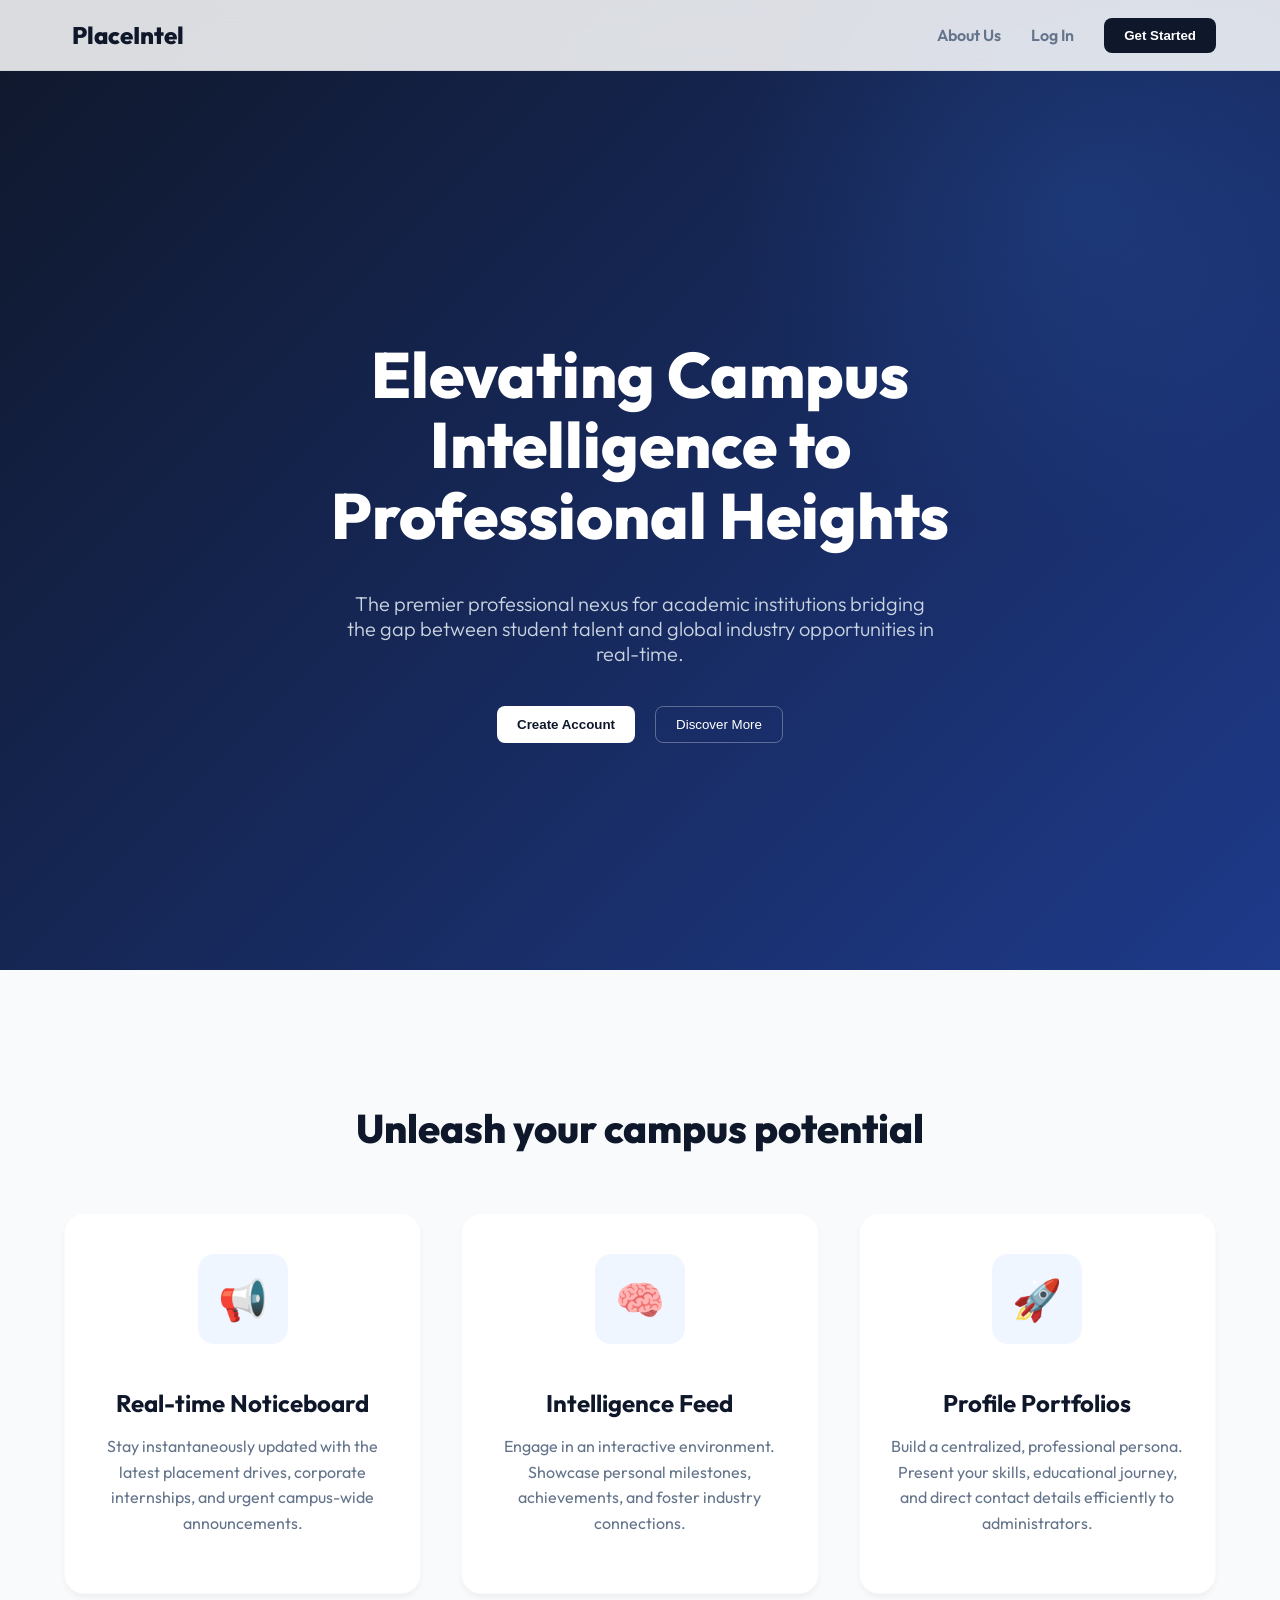
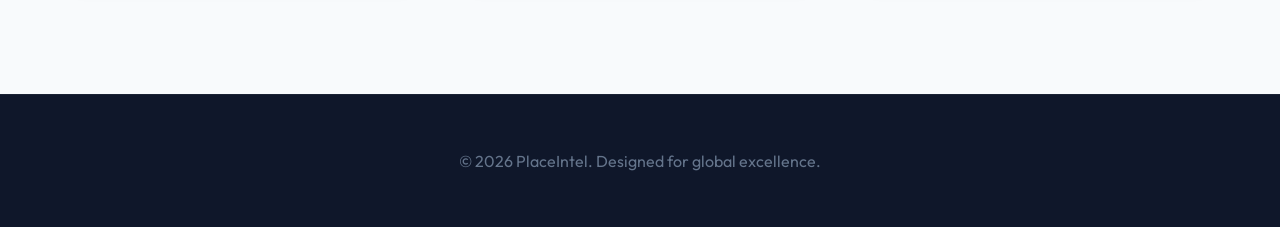
<file: index.html>
<!DOCTYPE html>
<html lang="en">

<head>
    <meta charset="UTF-8" />
    <meta name="viewport" content="width=device-width, initial-scale=1.0" />
    <title>PlaceIntel | The Professional Nexus</title>
    <link rel="stylesheet" href="assets/css/styles.css" />
</head>

<body>

    <!-- Glassmorphic Navbar -->
    <nav class="navbar">
        <a href="index.html" class="nav-logo">
            <span style="color: var(--cobalt);"></span> PlaceIntel
        </a>
        <div class="nav-links">
            <a href="pages/about.html" class="nav-link">About Us</a>
            <a href="pages/login.html" class="nav-link">Log In</a>
            <button class="btn-primary" onclick="window.location.href='pages/signup.html'">Get Started</button>
        </div>
    </nav>

    <!-- Dynamic Hero Section -->
    <main class="hero">
        <h1 style="max-width: 800px;">Elevating Campus Intelligence to Professional Heights</h1>
        <p>The premier professional nexus for academic institutions bridging the gap between student talent and global
            industry opportunities in real-time.</p>
        <div class="hero-btns">
            <button class="btn-primary" style="background: white; color: var(--navy);"
                onclick="window.location.href='pages/signup.html'">Create Account</button>
            <button class="btn-secondary"
                style="background: transparent; border: 1px solid rgba(255,255,255,0.3); color: white;"
                onclick="window.location.href='pages/about.html'">Discover More</button>
        </div>
    </main>

    <!-- Features Section -->
    <section class="features-section">
        <h2>Unleash your campus potential</h2>
        <div class="features-grid">

            <div class="feature-card">
                <div class="feature-icon">📢</div>
                <h3>Real-time Noticeboard</h3>
                <p>Stay instantaneously updated with the latest placement drives, corporate internships, and urgent
                    campus-wide announcements.</p>
            </div>

            <div class="feature-card">
                <div class="feature-icon">🧠</div>
                <h3>Intelligence Feed</h3>
                <p>Engage in an interactive environment. Showcase personal milestones, achievements, and foster industry
                    connections.</p>
            </div>

            <div class="feature-card">
                <div class="feature-icon">🚀</div>
                <h3>Profile Portfolios</h3>
                <p>Build a centralized, professional persona. Present your skills, educational journey, and direct
                    contact details efficiently to administrators.</p>
            </div>

        </div>
    </section>

    <!-- Sleek Footer -->
    <footer>
        <p>&copy; 2026 PlaceIntel. Designed for global excellence.</p>
    </footer>

    <script src="assets/js/app.js"></script>
    <script>
        // Directly shuttle users to dashboard if logged securely already.
        if (currentUser) {
            window.location.href = 'pages/dashboard.html';
        }
    </script>
</body>

</html>
</file>
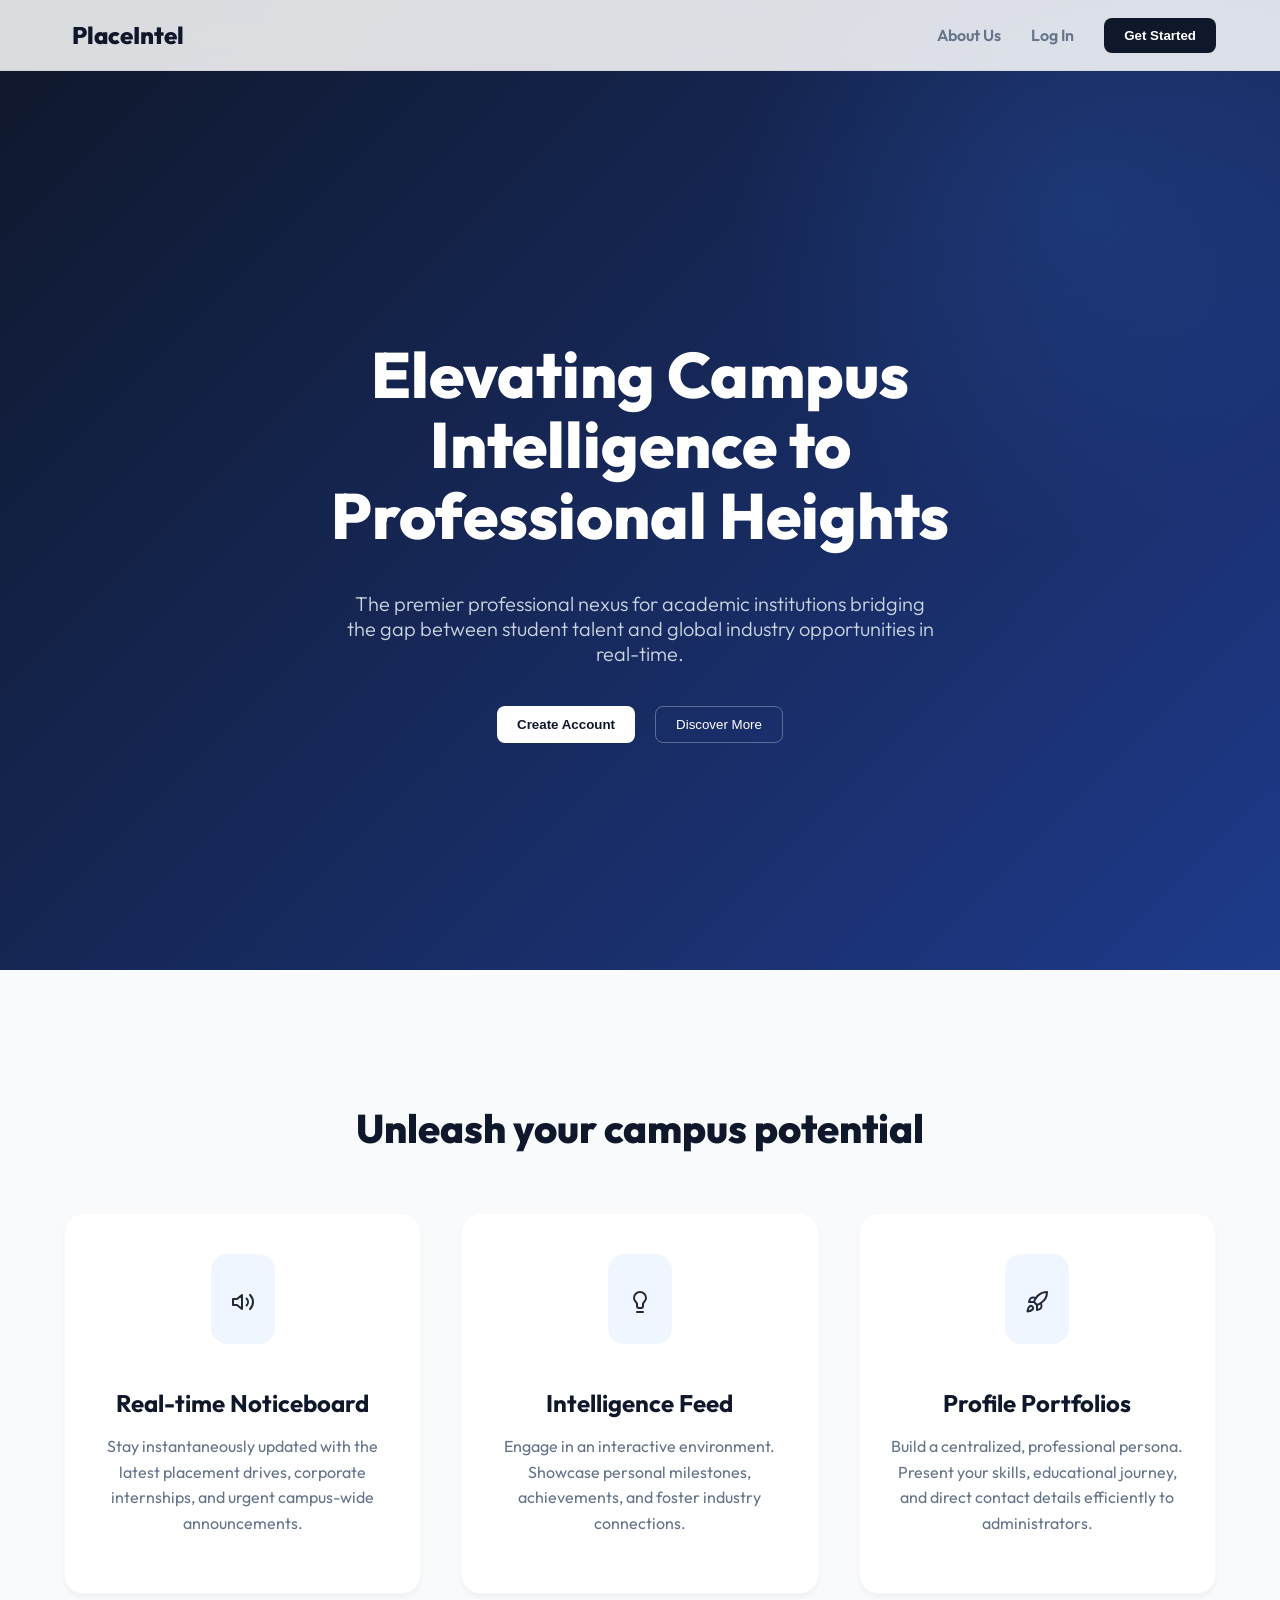
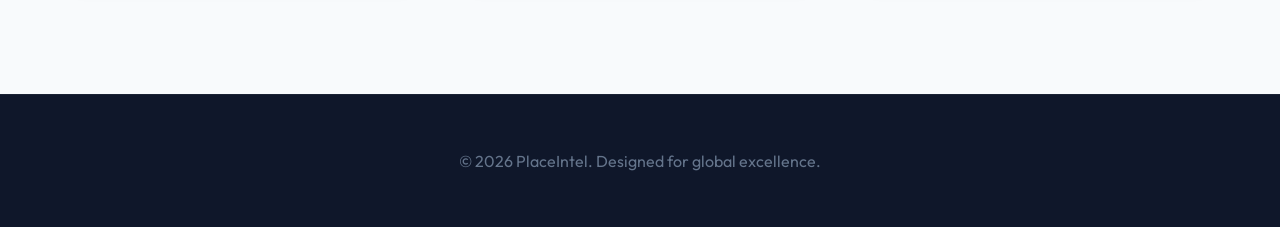
<file: src/index.html>
<!DOCTYPE html>
<html lang="en">

<head>
    <meta charset="UTF-8" />
    <meta name="viewport" content="width=device-width, initial-scale=1.0" />
    <title>PlaceIntel | The Professional Nexus</title>
    <link rel="stylesheet" href="assets/css/styles.css" />
</head>

<body>

    <nav class="navbar">
        <a href="index.html" class="nav-logo">
            <span style="color: var(--cobalt);"></span> PlaceIntel
        </a>
        <div class="nav-links">
            <a href="pages/about.html" class="nav-link">About Us</a>
            <a href="pages/login.html" class="nav-link">Log In</a>
            <button class="btn-primary" onclick="window.location.href='pages/signup.html'">Get Started</button>
        </div>
    </nav>

    <main class="hero">
        <h1 style="max-width: 800px;">Elevating Campus Intelligence to Professional Heights</h1>
        <p>The premier professional nexus for academic institutions bridging the gap between student talent and global
            industry opportunities in real-time.</p>
        <div class="hero-btns">
            <button class="btn-primary" style="background: white; color: var(--navy);"
                onclick="window.location.href='pages/signup.html'">Create Account</button>
            <button class="btn-secondary"
                style="background: transparent; border: 1px solid rgba(255,255,255,0.3); color: white;"
                onclick="window.location.href='pages/about.html'">Discover More</button>
        </div>
    </main>

    <section class="features-section">
        <h2>Unleash your campus potential</h2>
        <div class="features-grid">

            <div class="feature-card">
                <div class="feature-icon">
                    <svg xmlns="http://www.w3.org/2000/svg" width="24" height="24" viewBox="0 0 24 24" fill="none" stroke="currentColor" stroke-width="2" stroke-linecap="round" stroke-linejoin="round">
                        <polygon points="11 5 6 9 2 9 2 15 6 15 11 19 11 5"></polygon>
                        <path d="M19.07 4.93a10 10 0 0 1 0 14.14M15.54 8.46a5 5 0 0 1 0 7.07"></path>
                    </svg>
                </div>
                <h3>Real-time Noticeboard</h3>
                <p>Stay instantaneously updated with the latest placement drives, corporate internships, and urgent
                    campus-wide announcements.</p>
            </div>

            <div class="feature-card">
                <div class="feature-icon">
                    <svg xmlns="http://www.w3.org/2000/svg" width="24" height="24" viewBox="0 0 24 24" fill="none" stroke="currentColor" stroke-width="2" stroke-linecap="round" stroke-linejoin="round">
                        <path d="M15 14c.2-1 .7-1.7 1.5-2.5 1-.9 1.5-2.2 1.5-3.5A6 6 0 0 0 6 8c0 1.3.5 2.6 1.5 3.5.8.8 1.3 1.5 1.5 2.5V16a2 2 0 0 0 2 2h2a2 2 0 0 0 2-2v-2z"></path>
                        <line x1="9" y1="22" x2="15" y2="22"></line>
                    </svg>
                </div>
                <h3>Intelligence Feed</h3>
                <p>Engage in an interactive environment. Showcase personal milestones, achievements, and foster industry
                    connections.</p>
            </div>

            <div class="feature-card">
                <div class="feature-icon">
                    <svg xmlns="http://www.w3.org/2000/svg" width="24" height="24" viewBox="0 0 24 24" fill="none" stroke="currentColor" stroke-width="2" stroke-linecap="round" stroke-linejoin="round">
                        <path d="M4.5 16.5c-1.5 1.26-2 5-2 5s3.74-.5 5-2c.71-.84.7-2.13-.09-2.91a2.18 2.18 0 0 0-2.91-.09z"></path>
                        <path d="m12 15-3-3a22 22 0 0 1 2-3.95A12.88 12.88 0 0 1 22 2c0 2.72-.78 7.5-6 11a22.35 22.35 0 0 1-4 2z"></path>
                        <path d="M9 12H4s.55-3.03 2-4c1.62-1.08 5 0 5 0"></path>
                        <path d="M12 15v5s3.03-.55 4-2c1.08-1.62 0-5 0-5"></path>
                    </svg>
                </div>
                <h3>Profile Portfolios</h3>
                <p>Build a centralized, professional persona. Present your skills, educational journey, and direct
                    contact details efficiently to administrators.</p>
            </div>

        </div>
    </section>

    <footer>
        <p>&copy; 2026 PlaceIntel. Designed for global excellence.</p>
    </footer>

    <script src="assets/js/app.js"></script>
    <script>
        // Directly shuttle users to dashboard if logged securely already.
        if (currentUser) {
            window.location.href = 'pages/dashboard.html';
        }
    </script>
</body>

</html>
</file>
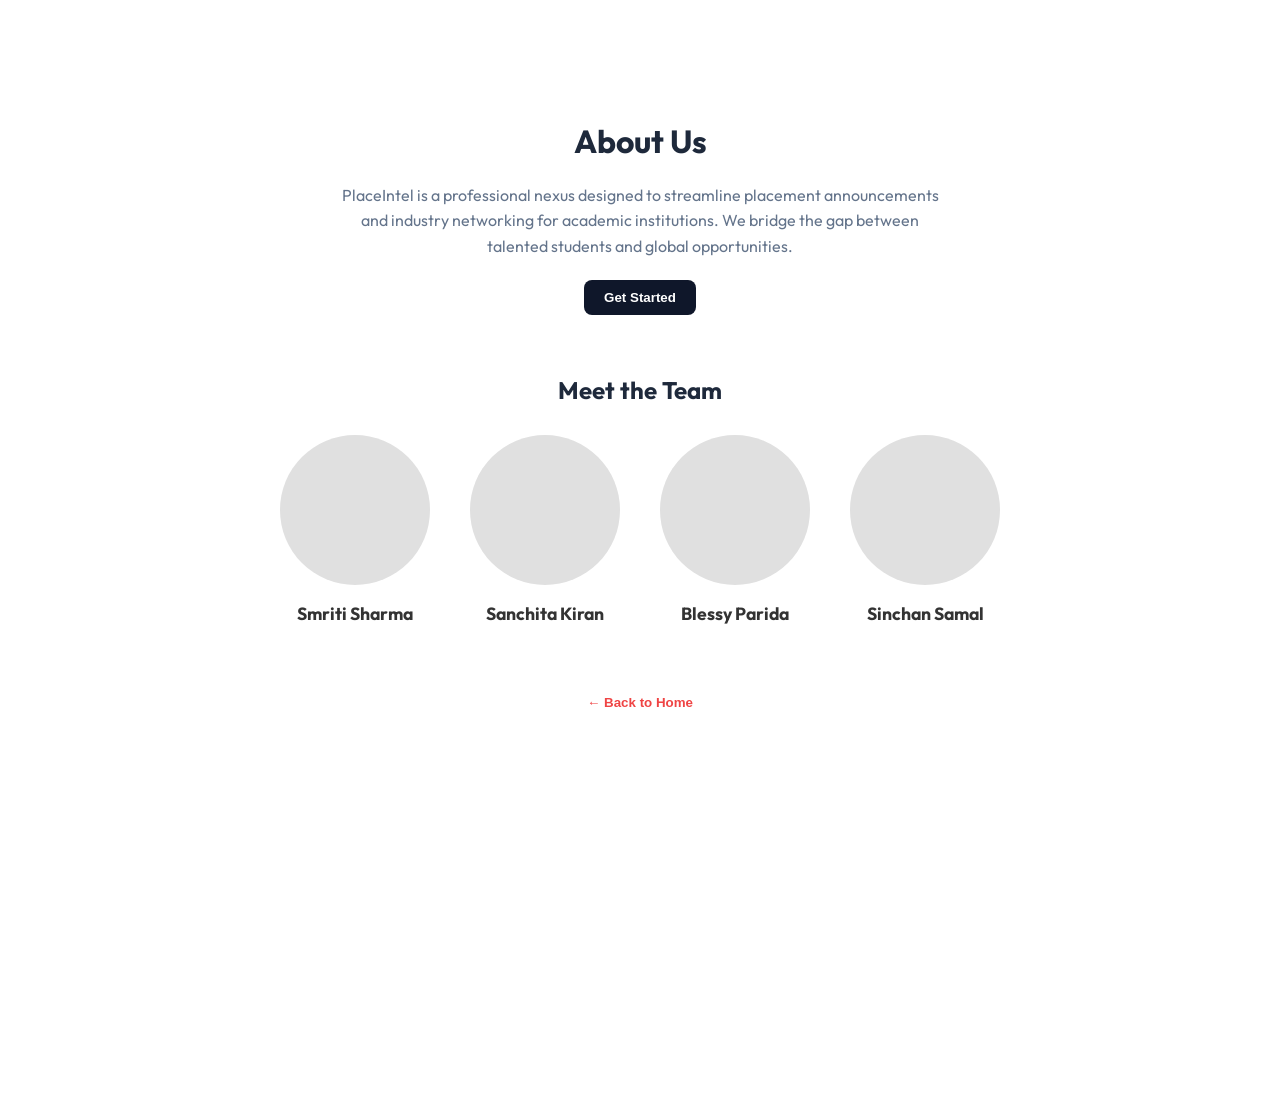
<file: pages/about.html>
<!DOCTYPE html>
<html lang="en">

<head>
    <meta charset="UTF-8" />
    <meta name="viewport" content="width=device-width, initial-scale=1.0" />
    <title>PlaceIntel | About</title>
    <link rel="stylesheet" href="../assets/css/styles.css" />
</head>

<body>
    <div id="about-page" style="padding: 100px; text-align: center; background: white; min-height: 100vh;">
        <h1>About Us</h1>
        <p style="max-width: 600px; margin: 20px auto; line-height: 1.6; color: var(--muted);">
            PlaceIntel is a professional nexus designed to streamline placement announcements and industry networking
            for academic institutions. We bridge the gap between talented students and global opportunities.
        </p>

        <button class="btn-primary" onclick="window.location.href='signup.jsp'">Get Started</button>

        <div style="margin-top: 60px;">
            <h2 style="margin-bottom: 30px;">Meet the Team</h2>
            <div style="display: flex; justify-content: center; gap: 40px; flex-wrap: wrap;">

                <div style="text-align: center;">
                    <div
                        style="width: 150px; height: 150px; background-color: #e0e0e0; border-radius: 50%; margin: 0 auto 15px auto;">
                    </div>
                    <h3 style="font-size: 1.1rem; color: #333;">Smriti Sharma</h3>
                </div>

                <div style="text-align: center;">
                    <div
                        style="width: 150px; height: 150px; background-color: #e0e0e0; border-radius: 50%; margin: 0 auto 15px auto;">
                    </div>
                    <h3 style="font-size: 1.1rem; color: #333;">Sanchita Kiran</h3>
                </div>

                <div style="text-align: center;">
                    <div
                        style="width: 150px; height: 150px; background-color: #e0e0e0; border-radius: 50%; margin: 0 auto 15px auto;">
                    </div>
                    <h3 style="font-size: 1.1rem; color: #333;">Blessy Parida</h3>
                </div>

                <div style="text-align: center;">
                    <div
                        style="width: 150px; height: 150px; background-color: #e0e0e0; border-radius: 50%; margin: 0 auto 15px auto;">
                    </div>
                    <h3 style="font-size: 1.1rem; color: #333;">Sinchan Samal</h3>
                </div>

            </div>
        </div>

        <!-- Corrected to .jsp -->
        <button class="logout-btn" style="margin: 40px auto 20px auto; display: block;"
            onclick="window.location.href='../index.jsp?view=landing'">← Back
            to Home</button>
    </div>
    <script src="../assets/js/app.js"></script>
</body>

</html>
</file>
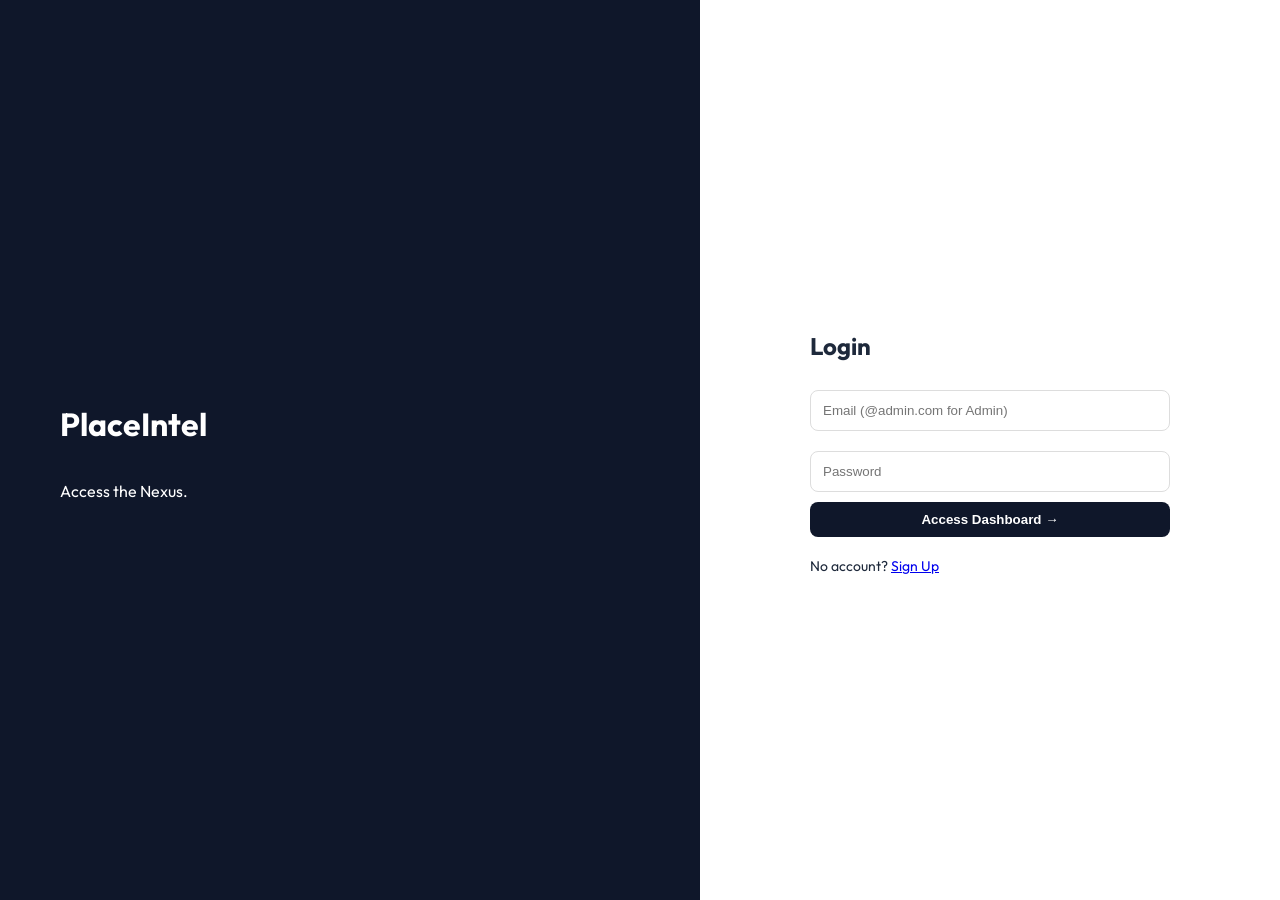
<file: pages/login.html>
<!DOCTYPE html>
<html lang="en">
<head>
    <meta charset="UTF-8" />
    <meta name="viewport" content="width=device-width, initial-scale=1.0" />
    <title>PlaceIntel | Login</title>
    <link rel="stylesheet" href="../assets/css/styles.css" />
</head>
<body>
    <div id="login-page" class="auth-wrapper">
        <div class="auth-side">
            <h1>PlaceIntel</h1>
            <p>Access the Nexus.</p>
        </div>
        <div class="auth-main">
            <div class="auth-card">
                <h2>Login</h2>
                <input type="email" id="loginEmail" placeholder="Email (@admin.com for Admin)" />
                <input type="password" placeholder="Password" />
                <button class="btn-primary" style="width: 100%;" onclick="handleAuth('login')">Access Dashboard
                    →</button>
                <p style="font-size: 14px; margin-top: 20px;">No account? <a href="signup.html">Sign Up</a></p>
            </div>
        </div>
    </div>
    <script src="../assets/js/app.js"></script>
</body>
</html>
</file>
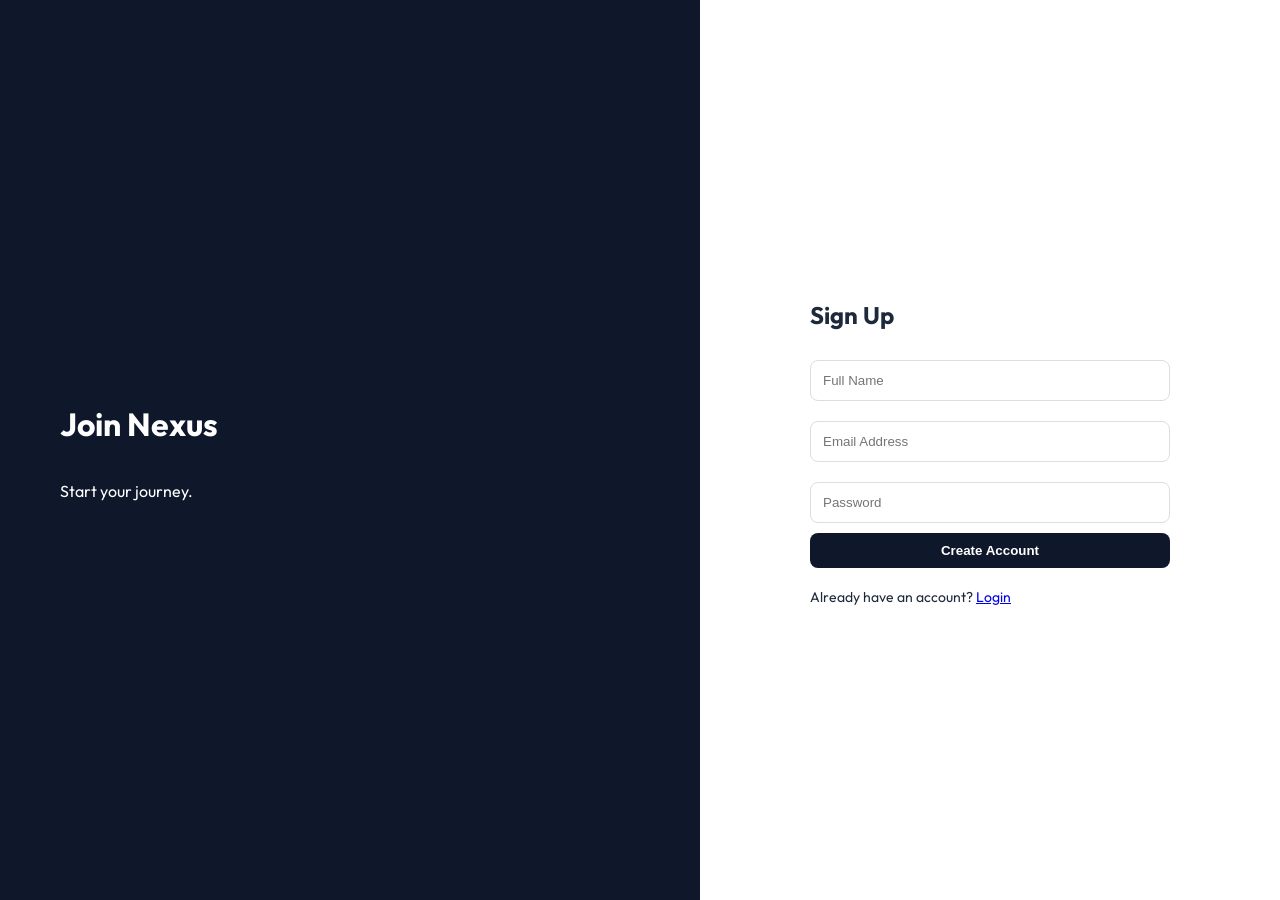
<file: pages/signup.html>
<!DOCTYPE html>
<html lang="en">
<head>
    <meta charset="UTF-8" />
    <meta name="viewport" content="width=device-width, initial-scale=1.0" />
    <title>PlaceIntel | Signup</title>
    <link rel="stylesheet" href="../assets/css/styles.css" />
</head>
<body>
    <div id="signup-page" class="auth-wrapper">
        <div class="auth-side">
            <h1>Join Nexus</h1>
            <p>Start your journey.</p>
        </div>
        <div class="auth-main">
            <div class="auth-card">
                <h2>Sign Up</h2>
                <input type="text" id="signupName" placeholder="Full Name" />
                <input type="email" id="signupEmail" placeholder="Email Address" />
                <input type="password" placeholder="Password" />
                <button class="btn-primary" style="width: 100%;" onclick="handleAuth('signup')">Create Account</button>
                <p style="font-size: 14px; margin-top: 20px;">Already have an account? <a href="login.html">Login</a></p>
            </div>
        </div>
    </div>
    <script src="../assets/js/app.js"></script>
</body>
</html>
</file>
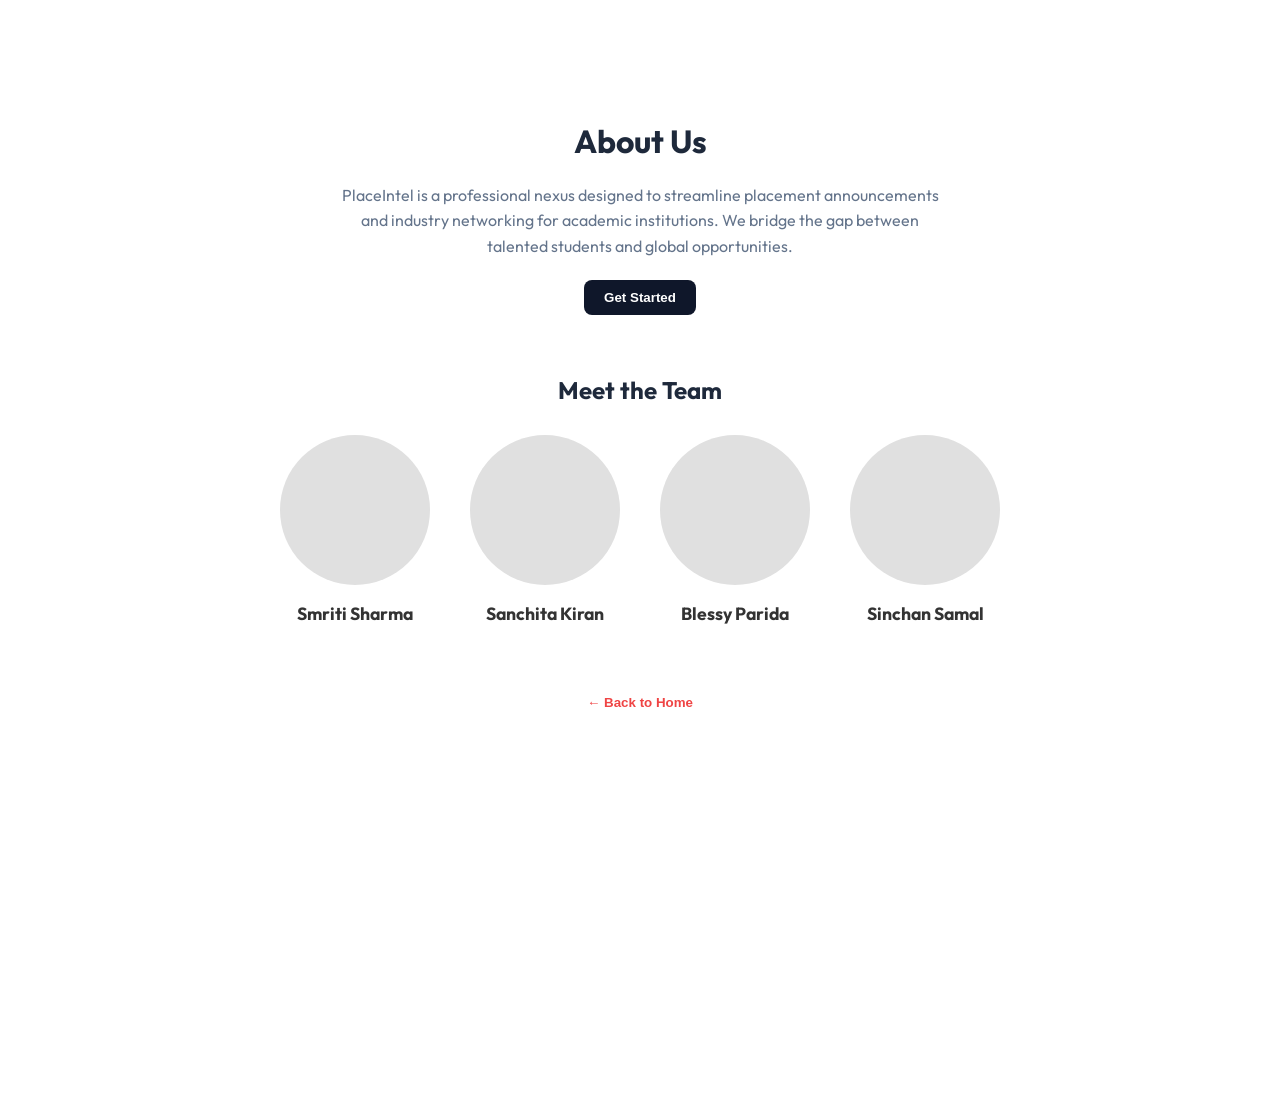
<file: src/pages/about.html>
<!DOCTYPE html>
<html lang="en">
<head>
    <meta charset="UTF-8" />
    <meta name="viewport" content="width=device-width, initial-scale=1.0" />
    <title>PlaceIntel | About</title>
    <link rel="stylesheet" href="../assets/css/styles.css" />
</head>
<body>
    <div id="about-page" style="padding: 100px; text-align: center; background: white; min-height: 100vh;">
        <h1>About Us</h1>
        <p style="max-width: 600px; margin: 20px auto; line-height: 1.6; color: var(--muted);">
            PlaceIntel is a professional nexus designed to streamline placement announcements and industry networking
            for academic institutions. We bridge the gap between talented students and global opportunities.
        </p>
        <button class="btn-primary" onclick="window.location.href='signup.html'">Get Started</button>
        
        <div style="margin-top: 60px;">
            <h2 style="margin-bottom: 30px;">Meet the Team</h2>
            <div style="display: flex; justify-content: center; gap: 40px; flex-wrap: wrap;">
                
                <div style="text-align: center;">
                    <div style="width: 150px; height: 150px; background-color: #e0e0e0; border-radius: 50%; margin: 0 auto 15px auto;"></div>
                    <h3 style="font-size: 1.1rem; color: #333;">Smriti Sharma</h3>
                </div>

                <div style="text-align: center;">
                    <div style="width: 150px; height: 150px; background-color: #e0e0e0; border-radius: 50%; margin: 0 auto 15px auto;"></div>
                    <h3 style="font-size: 1.1rem; color: #333;">Sanchita Kiran</h3>
                </div>

                <div style="text-align: center;">
                    <div style="width: 150px; height: 150px; background-color: #e0e0e0; border-radius: 50%; margin: 0 auto 15px auto;"></div>
                    <h3 style="font-size: 1.1rem; color: #333;">Blessy Parida</h3>
                </div>

                <div style="text-align: center;">
                    <div style="width: 150px; height: 150px; background-color: #e0e0e0; border-radius: 50%; margin: 0 auto 15px auto;"></div>
                    <h3 style="font-size: 1.1rem; color: #333;">Sinchan Samal</h3>
                </div>

            </div>
        </div>

        <button class="logout-btn" style="margin: 40px auto 20px auto; display: block;" onclick="window.location.href='../index.html'">← Back
            to Home</button>
    </div>
    <script src="../assets/js/app.js"></script>
</body>
</html>
</file>
<file: assets/css/styles.css>
@import url('https://fonts.googleapis.com/css2?family=Outfit:wght@300;400;600;800&display=swap');

:root {
    --navy: #0f172a;
    --cobalt: #3b82f6;
    --bg: #f8fafc;
    --white: #ffffff;
    --text: #1e293b;
    --muted: #64748b;
    --danger: #ef4444;
}

body {
    margin: 0;
    font-family: "Outfit", sans-serif;
    background: var(--bg);
    color: var(--text);
}

button {
    cursor: pointer;
    border: none;
    transition: 0.2s;
    border-radius: 8px;
}

.hidden {
    display: none !important;
}

/* Landing Page Enhancements */
.navbar {
    position: fixed;
    top: 0; left: 0; right: 0;
    height: 70px;
    display: flex;
    justify-content: space-between;
    align-items: center;
    padding: 0 5%;
    background: rgba(255, 255, 255, 0.85);
    backdrop-filter: blur(12px);
    z-index: 100;
    border-bottom: 1px solid rgba(0,0,0,0.05);
}

.nav-logo {
    font-size: 24px;
    font-weight: 800;
    color: var(--navy);
    text-decoration: none;
    display: flex;
    align-items: center;
    gap: 8px;
}

.nav-links {
    display: flex;
    gap: 30px;
    align-items: center;
}

.nav-link {
    text-decoration: none;
    color: var(--muted);
    font-weight: 600;
    transition: color 0.2s;
}

.nav-link:hover {
    color: var(--cobalt);
}

.hero {
    height: 100vh;
    display: flex;
    flex-direction: column;
    align-items: center;
    justify-content: center;
    background: linear-gradient(135deg, var(--navy) 0%, #1e3a8a 100%);
    color: white;
    text-align: center;
    position: relative;
    overflow: hidden;
    padding-top: 70px; /* Offset for navbar */
}

.hero::after {
    content: '';
    position: absolute;
    width: 700px;
    height: 700px;
    background: radial-gradient(circle, var(--cobalt) 0%, transparent 70%);
    opacity: 0.15;
    top: -150px;
    right: -150px;
    border-radius: 50%;
}

.hero h1 {
    font-size: 64px;
    font-weight: 800;
    margin-bottom: 20px;
    line-height: 1.1;
    z-index: 1;
}

.hero p {
    font-size: 20px;
    font-weight: 300;
    color: #cbd5e1;
    max-width: 600px;
    margin-bottom: 40px;
    z-index: 1;
}

.hero-btns {
    display: flex;
    gap: 20px;
    z-index: 1;
}

.features-section {
    padding: 100px 5%;
    background: var(--bg);
    text-align: center;
}

.features-section h2 {
    font-size: 40px;
    font-weight: 800;
    color: var(--navy);
    margin-bottom: 60px;
}

.features-grid {
    display: grid;
    grid-template-columns: repeat(auto-fit, minmax(300px, 1fr));
    gap: 40px;
    max-width: 1200px;
    margin: 0 auto;
}

.feature-card {
    background: white;
    padding: 40px 30px;
    border-radius: 20px;
    box-shadow: 0 4px 6px -1px rgba(0,0,0,0.05);
    transition: all 0.3s ease;
    border: 1px solid rgba(0,0,0,0.02);
}

.feature-card:hover {
    transform: translateY(-10px);
    box-shadow: 0 20px 25px -5px rgba(0,0,0,0.1);
}

.feature-icon {
    font-size: 40px;
    margin-bottom: 20px;
    display: inline-block;
    padding: 20px;
    background: #eff6ff;
    border-radius: 16px;
}

.feature-card h3 {
    font-size: 24px;
    color: var(--navy);
    margin-bottom: 15px;
}

.feature-card p {
    color: var(--muted);
    line-height: 1.6;
}

footer {
    background: var(--navy);
    color: var(--muted);
    padding: 40px 5%;
    text-align: center;
    border-top: 1px solid rgba(255,255,255,0.05);
}

.auth-wrapper {
    display: flex;
    height: 100vh;
}

.auth-side {
    flex: 1;
    background: var(--navy);
    color: white;
    display: flex;
    flex-direction: column;
    justify-content: center;
    padding: 60px;
}

.auth-main {
    flex: 1;
    display: flex;
    align-items: center;
    justify-content: center;
    background: white;
}

.auth-card {
    width: 360px;
}

input,
textarea {
    width: 100%;
    padding: 12px;
    margin: 10px 0;
    border: 1px solid #ddd;
    border-radius: 8px;
    box-sizing: border-box;
}

/* Navigation & Sidebar */
.app-container {
    display: flex;
    height: 100vh;
    overflow: hidden;
}

.sidebar {
    width: 260px;
    background: #fff;
    padding: 24px;
    box-shadow: 2px 0 10px rgba(0, 0, 0, 0.05);
    display: flex;
    flex-direction: column;
}

.nav-item {
    padding: 12px 16px;
    border-radius: 8px;
    margin-bottom: 8px;
    font-weight: 500;
    cursor: pointer;
    color: var(--muted);
}

.nav-item.active {
    background: #e7f0ff;
    color: var(--navy);
    font-weight: 700;
}

.logout-btn {
    margin-top: auto;
    color: var(--danger);
    font-weight: bold;
    background: none;
    text-align: left;
    padding: 12px;
}

/* Noticeboard UI */
.content {
    flex: 1;
    padding: 32px;
    overflow-y: auto;
}

.section-header {
    display: flex;
    justify-content: space-between;
    align-items: center;
    margin-bottom: 24px;
}

.notice-card {
    background: white;
    padding: 24px;
    border-radius: 16px;
    border-top: 4px solid var(--navy);
    box-shadow: 0 4px 12px rgba(0, 0, 0, 0.04);
    margin-bottom: 24px;
}

.deadline-tag {
    background: #fff5f5;
    color: #c53030;
    padding: 4px 10px;
    border-radius: 6px;
    font-size: 12px;
    font-weight: bold;
}

.card-footer {
    display: flex;
    gap: 12px;
    margin-top: 15px;
}

.btn-primary {
    background: var(--navy);
    color: white;
    padding: 10px 20px;
    font-weight: 600;
}

.btn-secondary {
    background: #edf2f7;
    color: var(--text);
    padding: 10px 20px;
}

/* Profile & Feed */
.profile-header {
    display: flex;
    align-items: center;
    gap: 24px;
    margin-bottom: 32px;
}

.avatar-wrapper {
    position: relative;
   width: 100px;
    height: 100px;
}

.profile-avatar {
    width: 100%;
    height: 100%;
    border-radius: 20px;
    background: #cbd5e0;
    object-fit: cover;
}

.feed-card {
    background: white;
    padding: 20px;
    border-radius: 12px;
    margin-bottom: 20px;
}

.attachment-pill {
    display: inline-block;
    background: #e2e8f0;
    padding: 4px 12px;
    border-radius: 20px;
    font-size: 12px;
    margin-top: 10px;
}

/* Modals */
.modal-bg {
    position: fixed;
    inset: 0;
    background: rgba(0, 0, 0, 0.6);
    display: none;
    justify-content: center;
    align-items: center;
    z-index: 1000;
}

.modal {
    background: white;
    padding: 32px;
    border-radius: 20px;
    width: 480px;
    max-height: 90vh;
    overflow-y: auto;
}
</file>
<file: src/assets/css/styles.css>
@import url('https://fonts.googleapis.com/css2?family=Outfit:wght@300;400;600;800&display=swap');

:root {
    --navy: #0f172a;
    --cobalt: #3b82f6;
    --bg: #f8fafc;
    --white: #ffffff;
    --text: #1e293b;
    --muted: #64748b;
    --danger: #ef4444;
}

body {
    margin: 0;
    font-family: "Outfit", sans-serif;
    background: var(--bg);
    color: var(--text);
}

button {
    cursor: pointer;
    border: none;
    transition: 0.2s;
    border-radius: 8px;
}

.hidden {
    display: none !important;
}

/* Landing Page Enhancements */
.navbar {
    position: fixed;
    top: 0; left: 0; right: 0;
    height: 70px;
    display: flex;
    justify-content: space-between;
    align-items: center;
    padding: 0 5%;
    background: rgba(255, 255, 255, 0.85);
    backdrop-filter: blur(12px);
    z-index: 100;
    border-bottom: 1px solid rgba(0,0,0,0.05);
}

.nav-logo {
    font-size: 24px;
    font-weight: 800;
    color: var(--navy);
    text-decoration: none;
    display: flex;
    align-items: center;
    gap: 8px;
}

.nav-links {
    display: flex;
    gap: 30px;
    align-items: center;
}

.nav-link {
    text-decoration: none;
    color: var(--muted);
    font-weight: 600;
    transition: color 0.2s;
}

.nav-link:hover {
    color: var(--cobalt);
}

.hero {
    height: 100vh;
    display: flex;
    flex-direction: column;
    align-items: center;
    justify-content: center;
    background: linear-gradient(135deg, var(--navy) 0%, #1e3a8a 100%);
    color: white;
    text-align: center;
    position: relative;
    overflow: hidden;
    padding-top: 70px; /* Offset for navbar */
}

.hero::after {
    content: '';
    position: absolute;
    width: 700px;
    height: 700px;
    background: radial-gradient(circle, var(--cobalt) 0%, transparent 70%);
    opacity: 0.15;
    top: -150px;
    right: -150px;
    border-radius: 50%;
}

.hero h1 {
    font-size: 64px;
    font-weight: 800;
    margin-bottom: 20px;
    line-height: 1.1;
    z-index: 1;
}

.hero p {
    font-size: 20px;
    font-weight: 300;
    color: #cbd5e1;
    max-width: 600px;
    margin-bottom: 40px;
    z-index: 1;
}

.hero-btns {
    display: flex;
    gap: 20px;
    z-index: 1;
}

.features-section {
    padding: 100px 5%;
    background: var(--bg);
    text-align: center;
}

.features-section h2 {
    font-size: 40px;
    font-weight: 800;
    color: var(--navy);
    margin-bottom: 60px;
}

.features-grid {
    display: grid;
    grid-template-columns: repeat(auto-fit, minmax(300px, 1fr));
    gap: 40px;
    max-width: 1200px;
    margin: 0 auto;
}

.feature-card {
    background: white;
    padding: 40px 30px;
    border-radius: 20px;
    box-shadow: 0 4px 6px -1px rgba(0,0,0,0.05);
    transition: all 0.3s ease;
    border: 1px solid rgba(0,0,0,0.02);
}

.feature-card:hover {
    transform: translateY(-10px);
    box-shadow: 0 20px 25px -5px rgba(0,0,0,0.1);
}

.feature-icon {
    font-size: 40px;
    margin-bottom: 20px;
    display: inline-block;
    padding: 20px;
    background: #eff6ff;
    border-radius: 16px;
}

.feature-card h3 {
    font-size: 24px;
    color: var(--navy);
    margin-bottom: 15px;
}

.feature-card p {
    color: var(--muted);
    line-height: 1.6;
}

footer {
    background: var(--navy);
    color: var(--muted);
    padding: 40px 5%;
    text-align: center;
    border-top: 1px solid rgba(255,255,255,0.05);
}

.auth-wrapper {
    display: flex;
    height: 100vh;
}

.auth-side {
    flex: 1;
    background: var(--navy);
    color: white;
    display: flex;
    flex-direction: column;
    justify-content: center;
    padding: 60px;
}

.auth-main {
    flex: 1;
    display: flex;
    align-items: center;
    justify-content: center;
    background: white;
}

.auth-card {
    width: 360px;
}

input,
textarea {
    width: 100%;
    padding: 12px;
    margin: 10px 0;
    border: 1px solid #ddd;
    border-radius: 8px;
    box-sizing: border-box;
}

/* Navigation & Sidebar */
.app-container {
    display: flex;
    height: 100vh;
    overflow: hidden;
}

.sidebar {
    width: 260px;
    background: #fff;
    padding: 24px;
    box-shadow: 2px 0 10px rgba(0, 0, 0, 0.05);
    display: flex;
    flex-direction: column;
}

.nav-item {
    padding: 12px 16px;
    border-radius: 8px;
    margin-bottom: 8px;
    font-weight: 500;
    cursor: pointer;
    color: var(--muted);
}

.nav-item.active {
    background: #e7f0ff;
    color: var(--navy);
    font-weight: 700;
}

.logout-btn {
    margin-top: auto;
    color: var(--danger);
    font-weight: bold;
    background: none;
    text-align: left;
    padding: 12px;
}

/* Noticeboard UI */
.content {
    flex: 1;
    padding: 32px;
    overflow-y: auto;
}

.section-header {
    display: flex;
    justify-content: space-between;
    align-items: center;
    margin-bottom: 24px;
}

.notice-card {
    background: white;
    padding: 24px;
    border-radius: 16px;
    border-top: 4px solid var(--navy);
    box-shadow: 0 4px 12px rgba(0, 0, 0, 0.04);
    margin-bottom: 24px;
}

.deadline-tag {
    background: #fff5f5;
    color: #c53030;
    padding: 4px 10px;
    border-radius: 6px;
    font-size: 12px;
    font-weight: bold;
}

.card-footer {
    display: flex;
    gap: 12px;
    margin-top: 15px;
}

.btn-primary {
    background: var(--navy);
    color: white;
    padding: 10px 20px;
    font-weight: 600;
}

.btn-secondary {
    background: #edf2f7;
    color: var(--text);
    padding: 10px 20px;
}

/* Profile & Feed */
.profile-header {
    display: flex;
    align-items: center;
    gap: 24px;
    margin-bottom: 32px;
}

.avatar-wrapper {
    position: relative;
   width: 100px;
    height: 100px;
}

.profile-avatar {
    width: 100%;
    height: 100%;
    border-radius: 20px;
    background: #cbd5e0;
    object-fit: cover;
}

.feed-card {
    background: white;
    padding: 20px;
    border-radius: 12px;
    margin-bottom: 20px;
}

.attachment-pill {
    display: inline-block;
    background: #e2e8f0;
    padding: 4px 12px;
    border-radius: 20px;
    font-size: 12px;
    margin-top: 10px;
}

/* Modals */
.modal-bg {
    position: fixed;
    inset: 0;
    background: rgba(0, 0, 0, 0.6);
    display: none;
    justify-content: center;
    align-items: center;
    z-index: 1000;
}

.modal {
    background: white;
    padding: 32px;
    border-radius: 20px;
    width: 480px;
    max-height: 90vh;
    overflow-y: auto;
}
</file>
